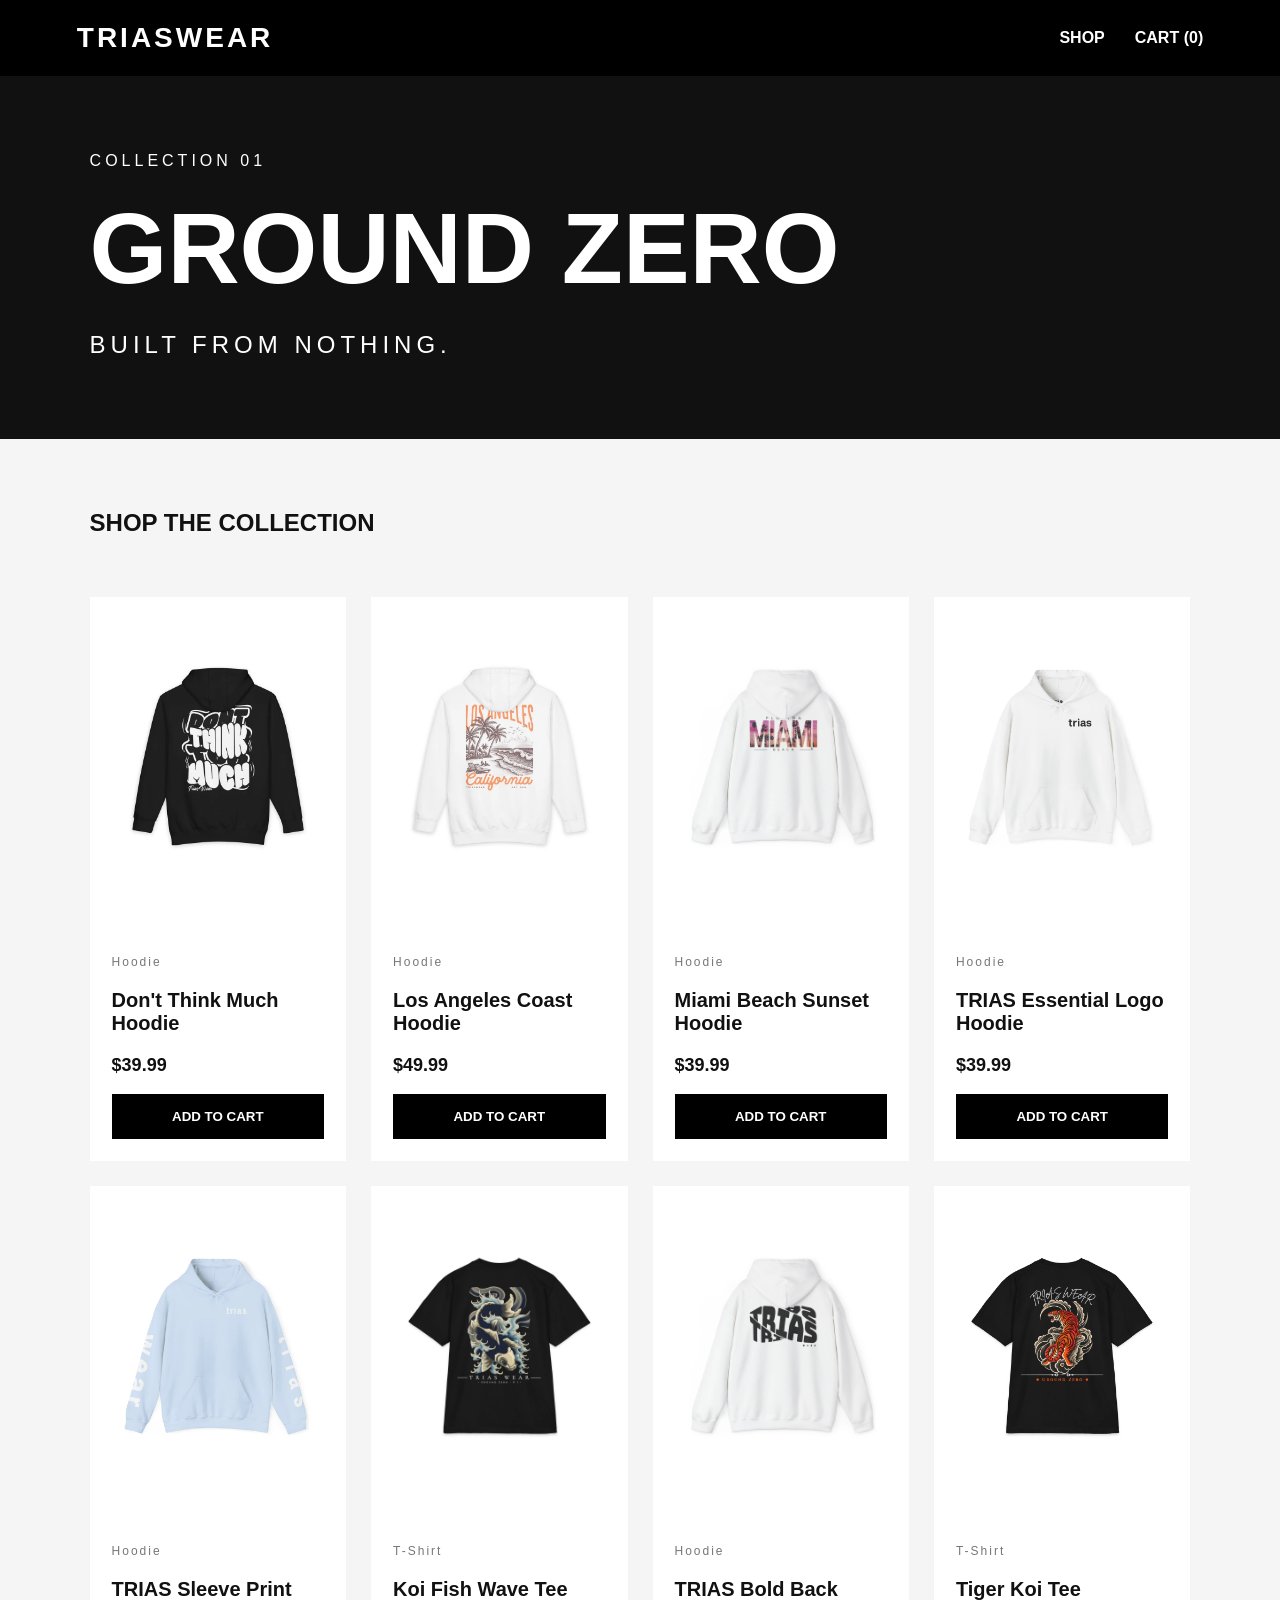
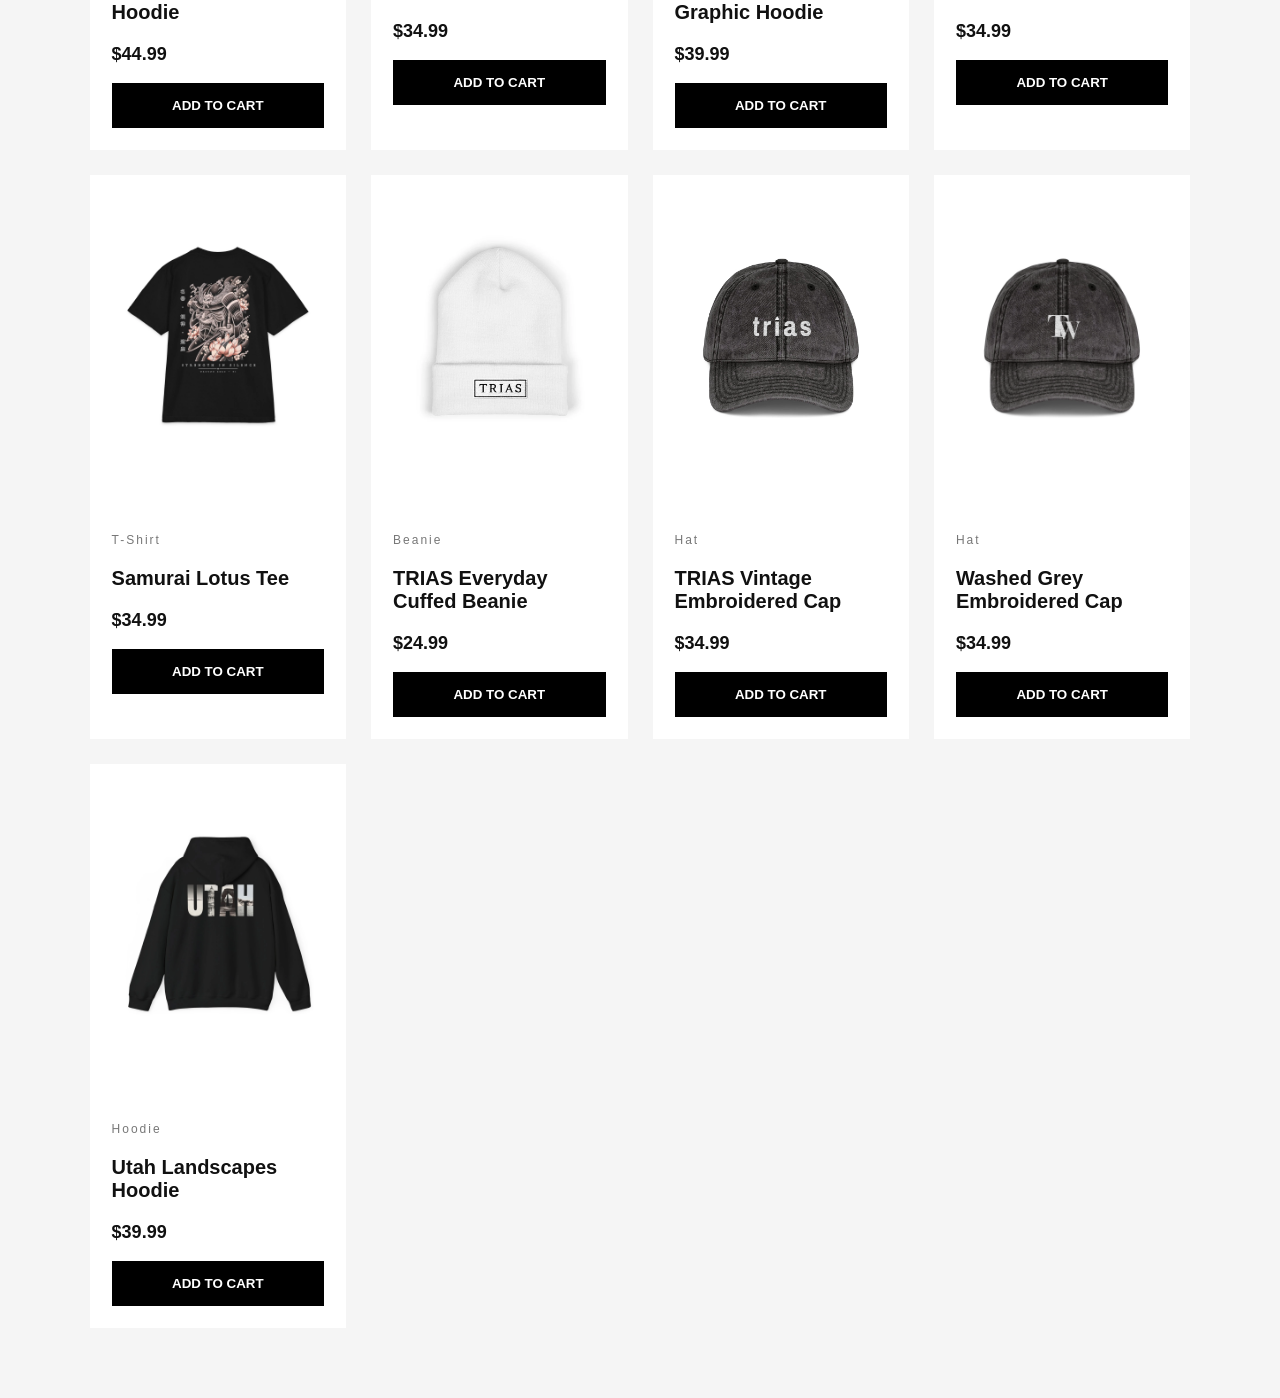
<file: index.html>
<!DOCTYPE html>
<html lang="en">
<head>
  <meta charset="UTF-8">
  <meta name="viewport" content="width=device-width, initial-scale=1.0">

  <title>TriasWear | Shop</title>

  <link rel="stylesheet" href="styles/styles.css">
</head>

<body>

  <div id="header"></div>

  <main>

    <section class="hero">
      <p>COLLECTION 01</p>
      <h1>GROUND ZERO</h1>
      <h2>BUILT FROM NOTHING.</h2>
    </section>

    <section>
      <div class="section-title">
        <h2>SHOP THE COLLECTION</h2>
      </div>

      <div id="products" class="product-grid"></div>
    </section>

  </main>

  <script type="module" src="pages/products.js"></script>

</body>
</html>
</file>
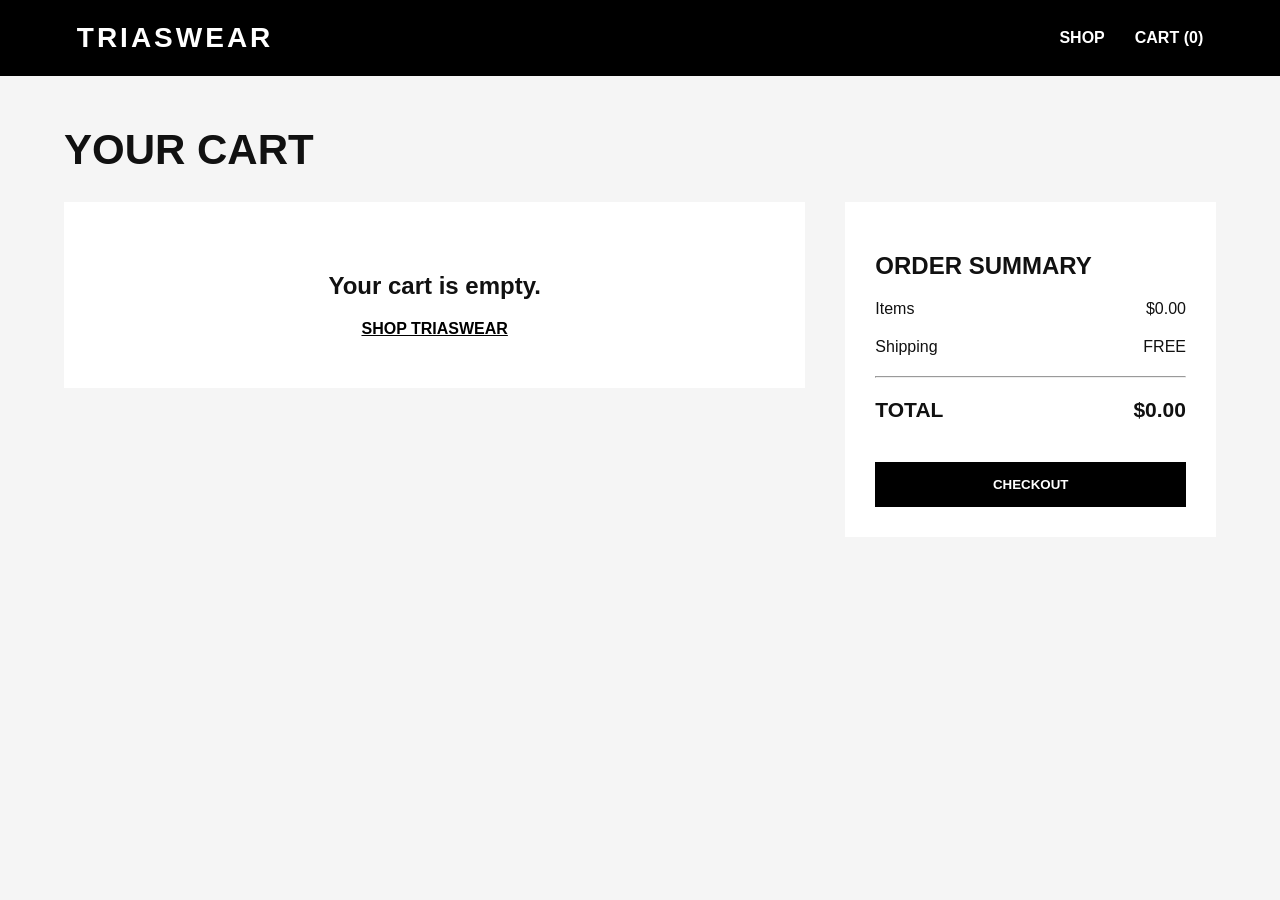
<file: checkout.html>
<!DOCTYPE html>
<html lang="en">
<head>
  <meta charset="UTF-8">

  <meta name="viewport" content="width=device-width, initial-scale=1.0">

  <title>TriasWear | Checkout</title>

  <link rel="stylesheet" href="styles/styles.css">
</head>

<body>

  <div id="header"></div>

  <main class="checkout-page">

    <h1>YOUR CART</h1>

    <div class="checkout-layout">

      <section id="checkout-items" class="checkout-items"></section>

      <aside class="order-summary">

        <h2>ORDER SUMMARY</h2>

        <div class="summary-row">
          <span>Items</span>
          <span id="items-total">$0.00</span>
        </div>

        <div class="summary-row">
          <span>Shipping</span>
          <span id="shipping">$0.00</span>
        </div>

        <hr>

        <div class="summary-row total">
          <span>TOTAL</span>
          <span id="order-total">$0.00</span>
        </div>

        <button class="checkout-button">
          CHECKOUT
        </button>

      </aside>

    </div>

  </main>

  <script type="module" src="pages/checkout.js"></script>

</body>
</html>
</file>
<file: styles/styles.css>
* {
  box-sizing: border-box;
}

body {
  margin: 0;
  font-family: Arial, Helvetica, sans-serif;
  background: #f5f5f5;
  color: #111;
}

.site-header {
  background: #000;
  color: white;

  display: flex;
  justify-content: space-between;
  align-items: center;

  padding: 22px 6%;
}

.logo {
  color: white;
  text-decoration: none;

  font-size: 28px;
  font-weight: 900;
  letter-spacing: 3px;
}

nav {
  display: flex;
  gap: 30px;
}

nav a {
  color: white;
  text-decoration: none;
  font-weight: bold;
}

.hero {
  background: #111;
  color: white;

  min-height: 350px;

  display: flex;
  flex-direction: column;
  justify-content: center;

  padding: 60px 7%;
}

.hero p {
  letter-spacing: 4px;
}

.hero h1 {
  font-size: clamp(50px, 8vw, 100px);

  margin: 5px 0;
}

.hero h2 {
  font-weight: normal;
  letter-spacing: 5px;
}

.section-title {
  padding: 50px 7% 20px;
}

.product-grid {
  display: grid;

  grid-template-columns:
    repeat(auto-fit, minmax(240px, 1fr));

  gap: 25px;

  padding: 20px 7% 70px;
}

.product-card {
  background: white;
}

.product-image {
  width: 100%;
  height: 320px;

  object-fit: contain;

  background: white;

  padding: 15px;
}

.product-info {
  padding: 22px;
}

.product-category {
  color: #777;

  font-size: 12px;
  letter-spacing: 2px;
}

.product-info h3 {
  font-size: 20px;
}

.product-price {
  font-size: 18px;
  font-weight: bold;
}

.product-info button,
.checkout-button {
  width: 100%;

  border: none;

  background: black;
  color: white;

  padding: 15px;

  font-weight: bold;

  cursor: pointer;
}

.product-info button:hover,
.checkout-button:hover {
  background: #333;
}


/* CHECKOUT */

.checkout-page {
  width: 90%;
  max-width: 1200px;

  margin: 50px auto;
}

.checkout-page > h1 {
  font-size: 42px;
}

.checkout-layout {
  display: grid;

  grid-template-columns: 2fr 1fr;

  gap: 40px;
}

.checkout-item {
  background: white;

  margin-bottom: 20px;

  padding: 25px;

  display: grid;

  grid-template-columns: 140px 1fr auto;

  gap: 25px;

  align-items: center;
}

.checkout-image {
  width: 140px;
  height: 140px;

  object-fit: contain;

  background: white;
}

.checkout-product-info h2 {
  margin-top: 0;
}

.quantity-controls {
  display: flex;

  align-items: center;

  gap: 15px;

  margin: 15px 0;
}

.quantity-controls button {
  width: 35px;
  height: 35px;

  border: 1px solid #ccc;

  background: white;

  cursor: pointer;
}

.remove {
  border: none;

  background: none;

  padding: 0;

  font-weight: bold;

  text-decoration: underline;

  cursor: pointer;
}

.subtotal {
  font-size: 20px;
  font-weight: bold;
}

.order-summary {
  background: white;

  padding: 30px;

  height: fit-content;
}

.summary-row {
  display: flex;

  justify-content: space-between;

  margin: 20px 0;
}

.total {
  font-size: 21px;
  font-weight: bold;
}

.checkout-button {
  margin-top: 20px;
}

.empty-cart {
  background: white;

  padding: 50px;

  text-align: center;
}

.empty-cart a {
  color: black;
  font-weight: bold;
}

@media (max-width: 800px) {

  .checkout-layout {
    grid-template-columns: 1fr;
  }

  .checkout-item {
    grid-template-columns: 100px 1fr;
  }

  .subtotal {
    grid-column: 2;
  }
}
</file>
